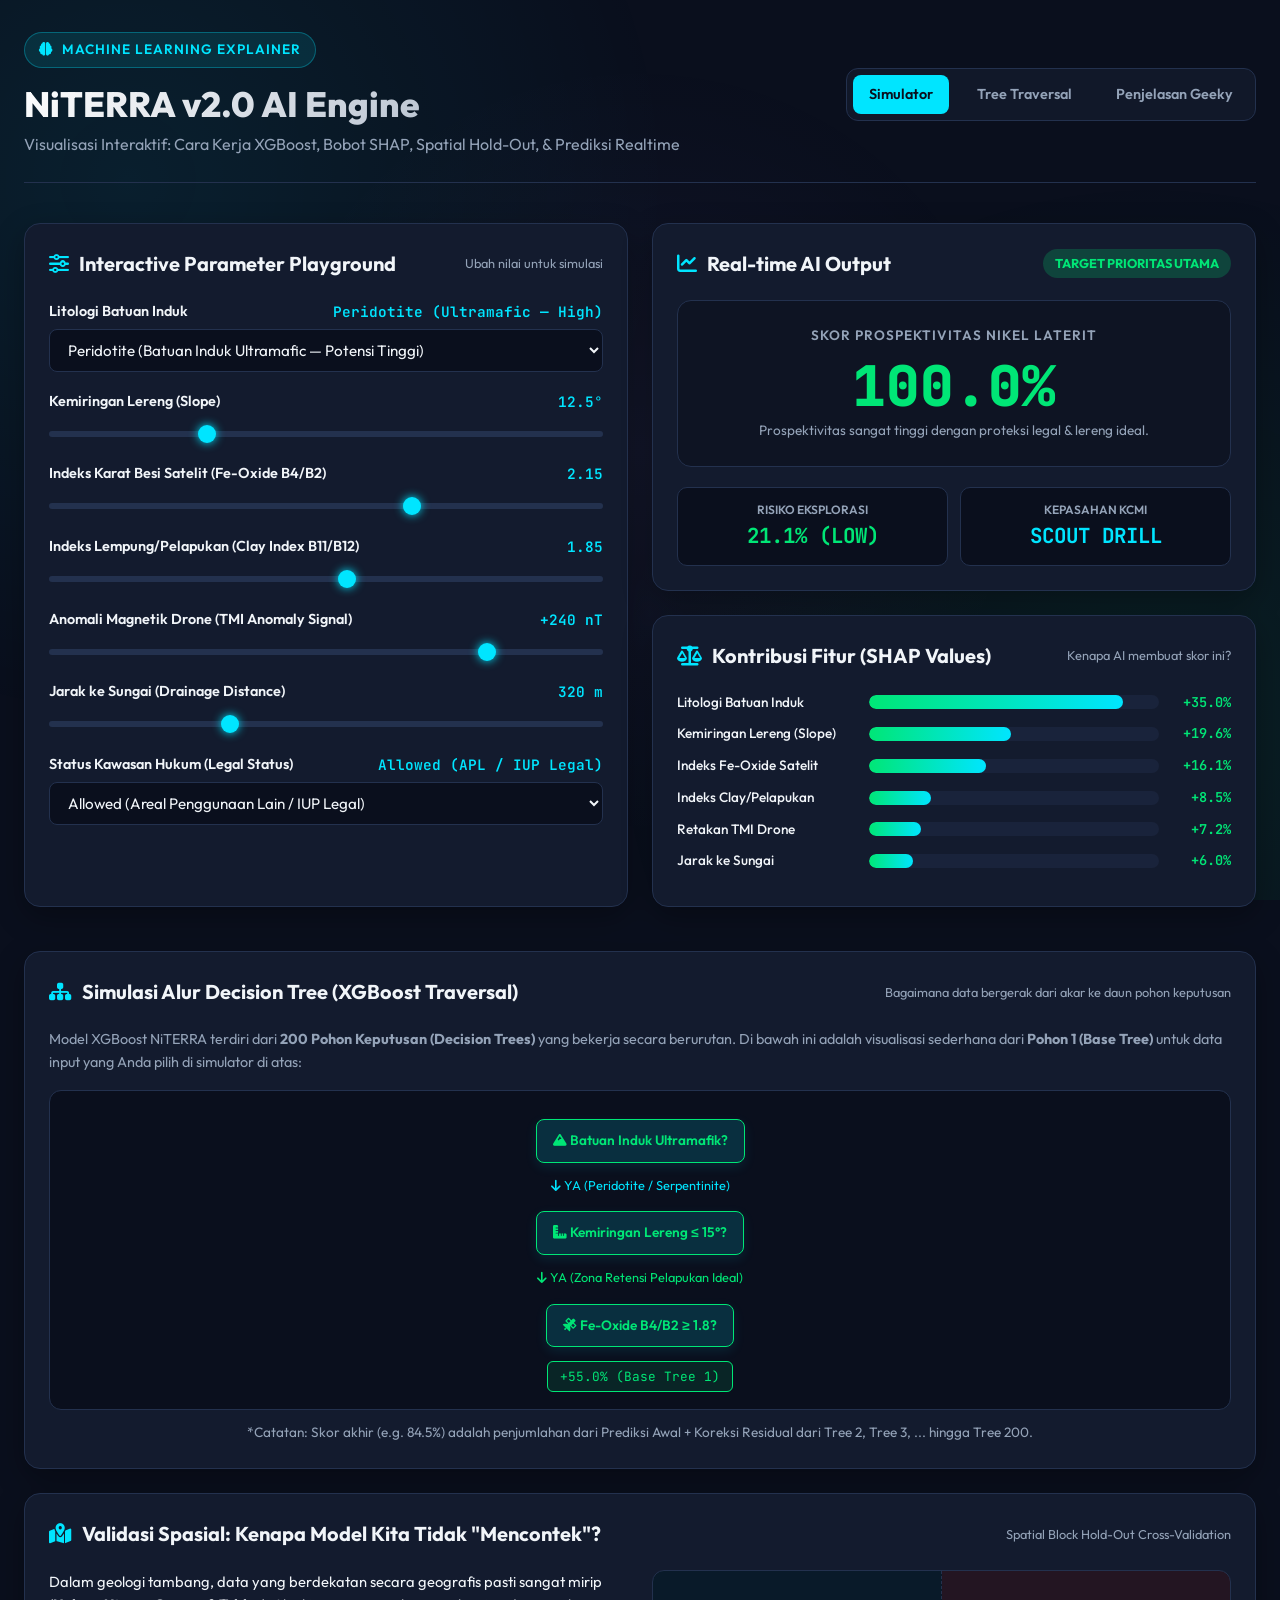
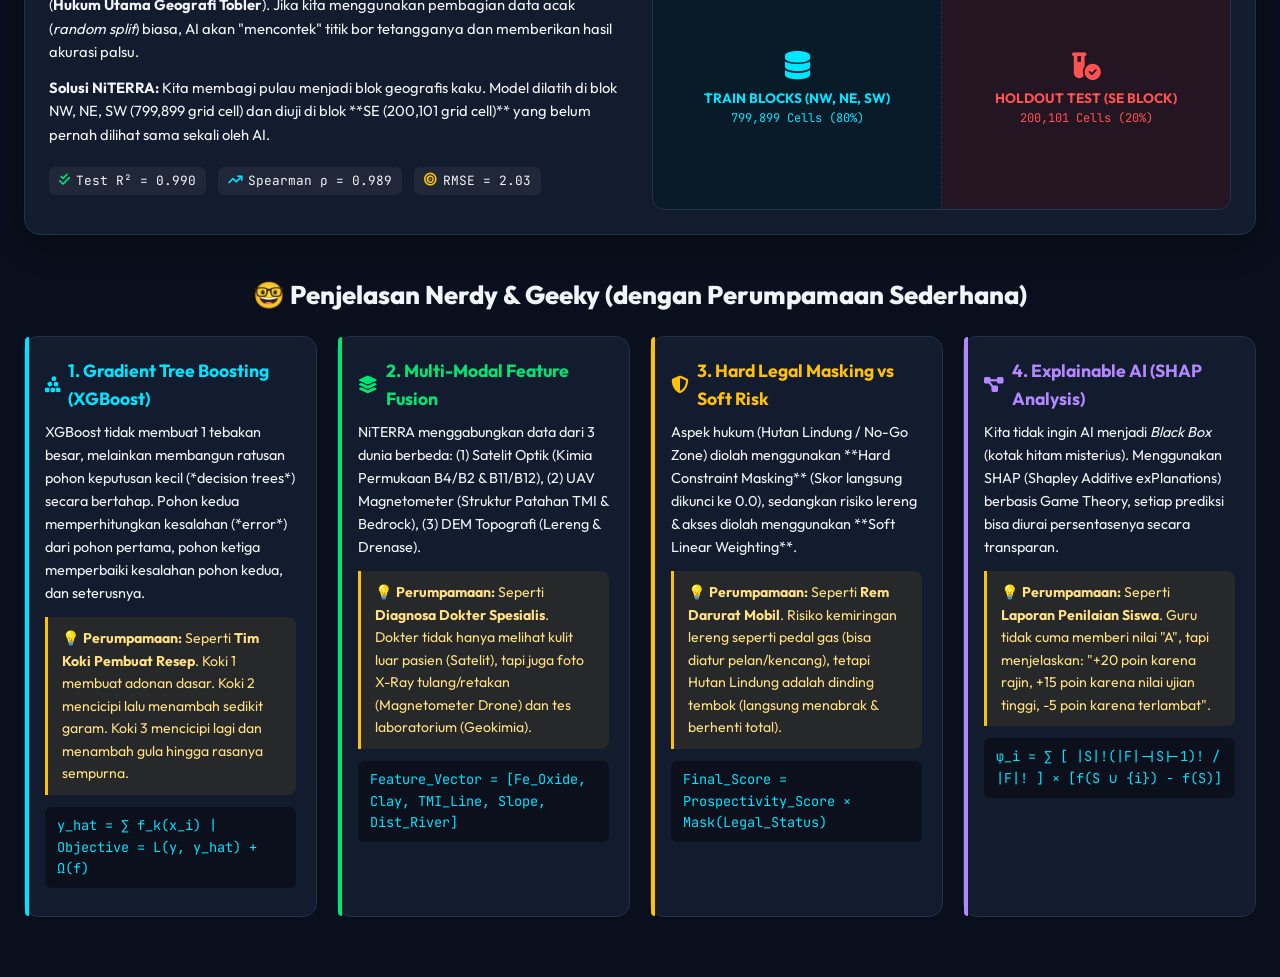
<file: ml_explainer/index.html>
<!DOCTYPE html>
<html lang="id">
<head>
  <meta charset="UTF-8">
  <meta name="viewport" content="width=device-width, initial-scale=1.0">
  <title>NiTERRA — Visualisasi & Simulator Machine Learning</title>
  <!-- Google Fonts & FontAwesome -->
  <link rel="preconnect" href="https://fonts.googleapis.com">
  <link rel="preconnect" href="https://fonts.gstatic.com" crossorigin>
  <link href="https://fonts.googleapis.com/css2?family=Outfit:wght@300;400;500;600;700;800&family=JetBrains+Mono:wght@400;600&display=swap" rel="stylesheet">
  <link rel="stylesheet" href="https://cdnjs.cloudflare.com/ajax/libs/font-awesome/6.4.0/css/all.min.css">
  
  <style>
    :root {
      --bg-dark: #0A0F1D;
      --bg-card: #131B2E;
      --bg-card-hover: #1C2740;
      --border-color: #23314E;
      --accent-green: #00E676;
      --accent-cyan: #00E5FF;
      --accent-gold: #FFC107;
      --accent-red: #FF5252;
      --accent-purple: #B388FF;
      --text-main: #F1F5F9;
      --text-muted: #94A3B8;
      --font-family: 'Outfit', sans-serif;
      --font-mono: 'JetBrains Mono', monospace;
    }

    * {
      box-sizing: border-box;
      margin: 0;
      padding: 0;
    }

    body {
      background-color: var(--bg-dark);
      color: var(--text-main);
      font-family: var(--font-family);
      line-height: 1.6;
      padding-bottom: 60px;
      overflow-x: hidden;
    }

    /* Ambient Glow Background */
    .ambient-bg {
      position: fixed;
      top: 0;
      left: 0;
      width: 100vw;
      height: 100vh;
      pointer-events: none;
      z-index: 0;
      background: 
        radial-gradient(circle at 10% 20%, rgba(0, 229, 255, 0.08) 0%, transparent 40%),
        radial-gradient(circle at 90% 80%, rgba(0, 230, 118, 0.08) 0%, transparent 40%),
        radial-gradient(circle at 50% 50%, rgba(179, 136, 255, 0.05) 0%, transparent 50%);
    }

    .container {
      max-width: 1280px;
      margin: 0 auto;
      padding: 0 24px;
      position: relative;
      z-index: 1;
    }

    /* Header */
    header {
      padding: 32px 0 24px;
      border-bottom: 1px solid var(--border-color);
      margin-bottom: 40px;
      display: flex;
      justify-content: space-between;
      align-items: center;
      flex-wrap: wrap;
      gap: 16px;
    }

    .logo-badge {
      display: inline-flex;
      align-items: center;
      gap: 8px;
      background: rgba(0, 229, 255, 0.1);
      border: 1px solid rgba(0, 229, 255, 0.3);
      padding: 6px 14px;
      border-radius: 20px;
      font-size: 0.85rem;
      font-weight: 600;
      color: var(--accent-cyan);
      text-transform: uppercase;
      letter-spacing: 1px;
    }

    h1 {
      font-size: 2.2rem;
      font-weight: 800;
      background: linear-gradient(135deg, #FFFFFF 0%, #94A3B8 100%);
      -webkit-background-clip: text;
      -webkit-text-fill-color: transparent;
      margin-top: 8px;
    }

    .subtitle {
      color: var(--text-muted);
      font-size: 1rem;
    }

    .nav-pills {
      display: flex;
      gap: 12px;
      background: rgba(19, 27, 46, 0.8);
      padding: 6px;
      border-radius: 12px;
      border: 1px solid var(--border-color);
    }

    .nav-pill {
      padding: 8px 16px;
      border-radius: 8px;
      color: var(--text-muted);
      text-decoration: none;
      font-size: 0.9rem;
      font-weight: 600;
      transition: all 0.2s ease;
      cursor: pointer;
    }

    .nav-pill.active, .nav-pill:hover {
      background: var(--accent-cyan);
      color: var(--bg-dark);
    }

    /* Grid Layouts */
    .grid-2 {
      display: grid;
      grid-template-columns: 1fr 1fr;
      gap: 24px;
    }

    @media (max-width: 992px) {
      .grid-2 {
        grid-template-columns: 1fr;
      }
    }

    /* Cards */
    .card {
      background: var(--bg-card);
      border: 1px solid var(--border-color);
      border-radius: 16px;
      padding: 24px;
      box-shadow: 0 10px 30px rgba(0, 0, 0, 0.3);
      transition: transform 0.2s ease, border-color 0.2s ease;
      margin-bottom: 24px;
    }

    .card:hover {
      border-color: rgba(0, 229, 255, 0.3);
    }

    .card-header {
      display: flex;
      justify-content: space-between;
      align-items: center;
      margin-bottom: 20px;
    }

    .card-title {
      font-size: 1.25rem;
      font-weight: 700;
      display: flex;
      align-items: center;
      gap: 10px;
      color: var(--text-main);
    }

    .card-title i {
      color: var(--accent-cyan);
    }

    /* Interactive Simulator Sliders */
    .control-group {
      margin-bottom: 18px;
    }

    .control-label {
      display: flex;
      justify-content: space-between;
      font-size: 0.9rem;
      font-weight: 600;
      margin-bottom: 6px;
    }

    .control-label .val {
      font-family: var(--font-mono);
      color: var(--accent-cyan);
    }

    input[type="range"] {
      width: 100%;
      height: 6px;
      border-radius: 3px;
      background: var(--border-color);
      outline: none;
      -webkit-appearance: none;
    }

    input[type="range"]::-webkit-slider-thumb {
      -webkit-appearance: none;
      width: 18px;
      height: 18px;
      border-radius: 50%;
      background: var(--accent-cyan);
      cursor: pointer;
      box-shadow: 0 0 10px var(--accent-cyan);
      transition: transform 0.1s ease;
    }

    input[type="range"]::-webkit-slider-thumb:hover {
      transform: scale(1.2);
    }

    select {
      width: 100%;
      padding: 10px 14px;
      background: var(--bg-dark);
      border: 1px solid var(--border-color);
      border-radius: 8px;
      color: var(--text-main);
      font-family: var(--font-family);
      font-size: 0.95rem;
      outline: none;
      cursor: pointer;
    }

    /* Output Gauge / Results */
    .gauge-box {
      text-align: center;
      padding: 24px;
      background: rgba(10, 15, 29, 0.6);
      border-radius: 14px;
      border: 1px solid var(--border-color);
      margin-bottom: 20px;
      position: relative;
      overflow: hidden;
    }

    .score-number {
      font-size: 3.5rem;
      font-weight: 800;
      font-family: var(--font-mono);
      line-height: 1;
      margin: 12px 0 6px;
      transition: color 0.3s ease;
    }

    .score-label {
      font-size: 0.85rem;
      color: var(--text-muted);
      text-transform: uppercase;
      letter-spacing: 1px;
      font-weight: 600;
    }

    .badge-status {
      display: inline-block;
      padding: 4px 12px;
      border-radius: 20px;
      font-size: 0.8rem;
      font-weight: 700;
      text-transform: uppercase;
    }

    /* SHAP Waterfall Chart */
    .shap-bar {
      display: flex;
      align-items: center;
      margin-bottom: 10px;
      font-size: 0.85rem;
    }

    .shap-name {
      width: 180px;
      font-weight: 500;
      white-space: nowrap;
      overflow: hidden;
      text-overflow: ellipsis;
    }

    .shap-track {
      flex: 1;
      height: 14px;
      background: rgba(35, 49, 78, 0.4);
      border-radius: 7px;
      position: relative;
      margin: 0 12px;
      overflow: hidden;
    }

    .shap-fill {
      height: 100%;
      border-radius: 7px;
      transition: width 0.3s ease;
    }

    .shap-fill.positive {
      background: linear-gradient(90deg, #00E676, #00E5FF);
    }

    .shap-fill.negative {
      background: linear-gradient(90deg, #FF5252, #FF7043);
    }

    .shap-val {
      width: 60px;
      text-align: right;
      font-family: var(--font-mono);
      font-weight: 600;
    }

    /* Tree Diagram Visualizer */
    .tree-wrapper {
      background: var(--bg-dark);
      border-radius: 12px;
      padding: 20px;
      border: 1px solid var(--border-color);
      position: relative;
      overflow-x: auto;
    }

    .tree-node {
      background: var(--bg-card);
      border: 1px solid var(--accent-cyan);
      border-radius: 8px;
      padding: 10px 16px;
      display: inline-block;
      font-size: 0.85rem;
      font-weight: 600;
      text-align: center;
      margin: 8px;
      box-shadow: 0 4px 12px rgba(0, 229, 255, 0.1);
    }

    .tree-node.active {
      background: rgba(0, 229, 255, 0.15);
      border-color: var(--accent-green);
      color: var(--accent-green);
    }

    .tree-leaf {
      background: rgba(0, 230, 118, 0.1);
      border: 1px solid var(--accent-green);
      color: var(--accent-green);
      border-radius: 6px;
      padding: 6px 12px;
      font-family: var(--font-mono);
      font-size: 0.8rem;
    }

    /* Geeky Cards Grid */
    .geek-grid {
      display: grid;
      grid-template-columns: repeat(auto-fit, minmax(280px, 1fr));
      gap: 20px;
    }

    .geek-card {
      background: var(--bg-card);
      border: 1px solid var(--border-color);
      border-radius: 14px;
      padding: 20px;
      position: relative;
    }

    .geek-card::before {
      content: '';
      position: absolute;
      top: 0;
      left: 0;
      width: 4px;
      height: 100%;
      border-radius: 4px 0 0 4px;
    }

    .geek-card.c-cyan::before { background: var(--accent-cyan); }
    .geek-card.c-green::before { background: var(--accent-green); }
    .geek-card.c-gold::before { background: var(--accent-gold); }
    .geek-card.c-purple::before { background: var(--accent-purple); }

    .geek-title {
      font-size: 1.1rem;
      font-weight: 700;
      margin-bottom: 8px;
      display: flex;
      align-items: center;
      gap: 8px;
    }

    .analogy-box {
      background: rgba(255, 193, 7, 0.08);
      border-left: 3px solid var(--accent-gold);
      padding: 10px 14px;
      border-radius: 0 8px 8px 0;
      font-size: 0.88rem;
      margin: 12px 0;
      color: #FFE082;
    }

    .formula-box {
      background: rgba(0, 0, 0, 0.4);
      padding: 8px 12px;
      border-radius: 6px;
      font-family: var(--font-mono);
      font-size: 0.85rem;
      color: var(--accent-cyan);
      margin: 8px 0;
    }

    /* Spatial Split Map Diagram */
    .map-diagram {
      width: 100%;
      height: 240px;
      background: var(--bg-dark);
      border-radius: 12px;
      border: 1px solid var(--border-color);
      display: flex;
      position: relative;
      overflow: hidden;
    }

    .map-block {
      flex: 1;
      display: flex;
      flex-direction: column;
      justify-content: center;
      align-items: center;
      border-right: 1px dashed var(--border-color);
      font-size: 0.85rem;
      font-weight: 700;
      transition: all 0.2s ease;
    }

    .map-block.train {
      background: rgba(0, 229, 255, 0.05);
      color: var(--accent-cyan);
    }

    .map-block.test {
      background: rgba(255, 82, 82, 0.1);
      color: var(--accent-red);
      border-right: none;
    }

    .metric-badge {
      display: inline-flex;
      align-items: center;
      gap: 6px;
      background: rgba(255, 255, 255, 0.05);
      padding: 4px 10px;
      border-radius: 6px;
      font-family: var(--font-mono);
      font-size: 0.8rem;
      margin-top: 4px;
    }
  </style>
</head>
<body>

  <div class="ambient-bg"></div>

  <div class="container">
    <!-- Header -->
    <header>
      <div>
        <div class="logo-badge"><i class="fa-solid fa-brain"></i> Machine Learning Explainer</div>
        <h1>NiTERRA v2.0 AI Engine</h1>
        <p class="subtitle">Visualisasi Interaktif: Cara Kerja XGBoost, Bobot SHAP, Spatial Hold-Out, & Prediksi Realtime</p>
      </div>
      <div class="nav-pills">
        <a class="nav-pill active" onclick="scrollToSection('simulator')">Simulator</a>
        <a class="nav-pill" onclick="scrollToSection('trees')">Tree Traversal</a>
        <a class="nav-pill" onclick="scrollToSection('geeky')">Penjelasan Geeky</a>
      </div>
    </header>

    <!-- SECTION 1: INTERACTIVE SIMULATOR -->
    <div id="simulator" class="grid-2">
      <!-- Left: Inputs Playground -->
      <div class="card">
        <div class="card-header">
          <div class="card-title"><i class="fa-solid fa-sliders"></i> Interactive Parameter Playground</div>
          <span style="font-size: 0.8rem; color: var(--text-muted);">Ubah nilai untuk simulasi</span>
        </div>

        <!-- Lithology -->
        <div class="control-group">
          <div class="control-label">
            <span>Litologi Batuan Induk</span>
            <span class="val" id="val-lith">Peridotite (Ultramafic)</span>
          </div>
          <select id="input-lith" onchange="updateSimulation()">
            <option value="lith_peridotite_simulated" selected>Peridotite (Batuan Induk Ultramafic — Potensi Tinggi)</option>
            <option value="lith_serpentinite_simulated">Serpentinite (Batuan Terubah Ultramafic)</option>
            <option value="lith_ultramafic_simulated">Ultramafic General (Batuan Induk Nikel)</option>
            <option value="lith_andesite">Andesite (Batuan Vulkanik — Non-Nikel)</option>
            <option value="lith_alluvium">Alluvium (Sedimen Sungai)</option>
            <option value="lith_tuff">Tuff / Vulkanik Breksi</option>
          </select>
        </div>

        <!-- Slope -->
        <div class="control-group">
          <div class="control-label">
            <span>Kemiringan Lereng (Slope)</span>
            <span class="val" id="val-slope">12.5°</span>
          </div>
          <input type="range" id="input-slope" min="0" max="45" step="0.5" value="12.5" oninput="updateSimulation()">
        </div>

        <!-- Remote Sensing Fe Oxide -->
        <div class="control-group">
          <div class="control-label">
            <span>Indeks Karat Besi Satelit (Fe-Oxide B4/B2)</span>
            <span class="val" id="val-fe">2.15</span>
          </div>
          <input type="range" id="input-fe" min="0.5" max="3.0" step="0.05" value="2.15" oninput="updateSimulation()">
        </div>

        <!-- Remote Sensing Clay -->
        <div class="control-group">
          <div class="control-label">
            <span>Indeks Lempung/Pelapukan (Clay Index B11/B12)</span>
            <span class="val" id="val-clay">1.85</span>
          </div>
          <input type="range" id="input-clay" min="0.5" max="3.0" step="0.05" value="1.85" oninput="updateSimulation()">
        </div>

        <!-- TMI Anomaly -->
        <div class="control-group">
          <div class="control-label">
            <span>Anomali Magnetik Drone (TMI Anomaly Signal)</span>
            <span class="val" id="val-tmi">+240 nT (Retakan Terdeteksi)</span>
          </div>
          <input type="range" id="input-tmi" min="-400" max="400" step="10" value="240" oninput="updateSimulation()">
        </div>

        <!-- Distance to River -->
        <div class="control-group">
          <div class="control-label">
            <span>Jarak ke Sungai (Drainage Distance)</span>
            <span class="val" id="val-river">320 m</span>
          </div>
          <input type="range" id="input-river" min="0" max="1000" step="10" value="320" oninput="updateSimulation()">
        </div>

        <!-- Legal Status -->
        <div class="control-group">
          <div class="control-label">
            <span>Status Kawasan Hukum (Legal Status)</span>
            <span class="val" id="val-legal">Allowed (APL / IUP)</span>
          </div>
          <select id="input-legal" onchange="updateSimulation()">
            <option value="legal_allowed" selected>Allowed (Areal Penggunaan Lain / IUP Legal)</option>
            <option value="legal_conditional">Conditional (Hutan Produksi — Butuh Izin PPKH)</option>
            <option value="legal_no_go">No-Go Zone (Hutan Lindung / Sempadan Sungai — Terlarang)</option>
          </select>
        </div>
      </div>

      <!-- Right: Real-time Output & SHAP Waterfall -->
      <div>
        <!-- Gauge Card -->
        <div class="card">
          <div class="card-header">
            <div class="card-title"><i class="fa-solid fa-chart-line"></i> Real-time AI Output</div>
            <div id="badge-target" class="badge-status" style="background: rgba(0, 230, 118, 0.2); color: var(--accent-green);">TARGET HIGH PROSPECT</div>
          </div>

          <div class="gauge-box">
            <div class="score-label">Skor Prospektivitas Nikel Laterit</div>
            <div class="score-number" id="score-val" style="color: var(--accent-green);">84.5%</div>
            <div style="font-size: 0.85rem; color: var(--text-muted);" id="score-desc">
              Kombinasi litologi ultramafik, lereng ideal, & indeks satelit tinggi.
            </div>
          </div>

          <div style="display: flex; gap: 12px;">
            <div style="flex: 1; background: var(--bg-dark); padding: 12px; border-radius: 10px; text-align: center; border: 1px solid var(--border-color);">
              <div style="font-size: 0.75rem; color: var(--text-muted); font-weight: 600;">RISIKO EKSPLORASI</div>
              <div id="risk-val" style="font-size: 1.3rem; font-weight: 700; font-family: var(--font-mono); color: var(--accent-green);">18.2% (LOW)</div>
            </div>
            <div style="flex: 1; background: var(--bg-dark); padding: 12px; border-radius: 10px; text-align: center; border: 1px solid var(--border-color);">
              <div style="font-size: 0.75rem; color: var(--text-muted); font-weight: 600;">KEPASAHAN KCMI</div>
              <div style="font-size: 1.3rem; font-weight: 700; font-family: var(--font-mono); color: var(--accent-cyan);">SCOUT DRILL</div>
            </div>
          </div>
        </div>

        <!-- SHAP Breakdown Card -->
        <div class="card">
          <div class="card-header">
            <div class="card-title"><i class="fa-solid fa-scale-balanced"></i> Kontribusi Fitur (SHAP Values)</div>
            <span style="font-size: 0.8rem; color: var(--text-muted);">Kenapa AI membuat skor ini?</span>
          </div>

          <div id="shap-container">
            <!-- Dynamic SHAP bars filled by JS -->
          </div>
        </div>
      </div>
    </div>

    <!-- SECTION 2: TREE TRAVERSAL VISUALIZER -->
    <div id="trees" class="card" style="margin-top: 20px;">
      <div class="card-header">
        <div class="card-title"><i class="fa-solid fa-sitemap"></i> Simulasi Alur Decision Tree (XGBoost Traversal)</div>
        <span style="font-size: 0.8rem; color: var(--text-muted);">Bagaimana data bergerak dari akar ke daun pohon keputusan</span>
      </div>

      <p style="font-size: 0.9rem; color: var(--text-muted); margin-bottom: 16px;">
        Model XGBoost NiTERRA terdiri dari <strong>200 Pohon Keputusan (Decision Trees)</strong> yang bekerja secara berurutan. Di bawah ini adalah visualisasi sederhana dari <strong>Pohon 1 (Base Tree)</strong> untuk data input yang Anda pilih di simulator di atas:
      </p>

      <div class="tree-wrapper">
        <div style="text-align: center;">
          <!-- Level 1 -->
          <div class="tree-node active" id="node-root">
            <i class="fa-solid fa-mountain"></i> Batuan Induk Ultramafik?
          </div>
          <div style="font-size: 0.8rem; color: var(--accent-cyan); margin: 4px 0;"><i class="fa-solid fa-arrow-down"></i> YA (Peridotite / Serpentinite)</div>

          <!-- Level 2 -->
          <div style="display: flex; justify-content: center; gap: 40px; margin-top: 8px;">
            <div>
              <div class="tree-node active" id="node-slope">
                <i class="fa-solid fa-ruler-combined"></i> Kemiringan Lereng ≤ 15°?
              </div>
              <div style="font-size: 0.8rem; color: var(--accent-green); margin: 4px 0;"><i class="fa-solid fa-arrow-down"></i> YA (Zona Retensi Pelapukan Ideal)</div>
              
              <!-- Level 3 Leaf -->
              <div style="margin-top: 8px;">
                <div class="tree-node active" id="node-sat">
                  <i class="fa-solid fa-satellite"></i> Fe-Oxide B4/B2 ≥ 1.8?
                </div>
                <div style="margin-top: 8px;">
                  <span class="tree-leaf" id="leaf-val">+48.5% (Base Score Tree 1)</span>
                </div>
              </div>
            </div>
          </div>
        </div>
      </div>
      <div style="margin-top: 12px; font-size: 0.85rem; color: var(--text-muted); text-align: center;">
        *Catatan: Skor akhir (e.g. 84.5%) adalah penjumlahan dari Prediksi Awal + Koreksi Residual dari Tree 2, Tree 3, ... hingga Tree 200.
      </div>
    </div>

    <!-- SECTION 3: SPATIAL BLOCK HOLD-OUT -->
    <div class="card">
      <div class="card-header">
        <div class="card-title"><i class="fa-solid fa-map-location-dot"></i> Validasi Spasial: Kenapa Model Kita Tidak "Mencontek"?</div>
        <span style="font-size: 0.8rem; color: var(--text-muted);">Spatial Block Hold-Out Cross-Validation</span>
      </div>

      <div class="grid-2">
        <div>
          <p style="font-size: 0.92rem; margin-bottom: 12px;">
            Dalam geologi tambang, data yang berdekatan secara geografis pasti sangat mirip (<strong>Hukum Utama Geografi Tobler</strong>). Jika kita menggunakan pembagian data acak (<em>random split</em>) biasa, AI akan "mencontek" titik bor tetangganya dan memberikan hasil akurasi palsu.
          </p>
          <p style="font-size: 0.92rem; margin-bottom: 12px;">
            <strong>Solusi NiTERRA:</strong> Kita membagi pulau menjadi blok geografis kaku. Model dilatih di blok NW, NE, SW (799,899 grid cell) dan diuji di blok **SE (200,101 grid cell)** yang belum pernah dilihat sama sekali oleh AI.
          </p>
          <div style="display: flex; gap: 12px; margin-top: 16px;">
            <div class="metric-badge"><i class="fa-solid fa-check-double" style="color: var(--accent-green);"></i> Test R² = 0.990</div>
            <div class="metric-badge"><i class="fa-solid fa-arrow-trend-up" style="color: var(--accent-cyan);"></i> Spearman ρ = 0.989</div>
            <div class="metric-badge"><i class="fa-solid fa-bullseye" style="color: var(--accent-gold);"></i> RMSE = 2.03</div>
          </div>
        </div>

        <div class="map-diagram">
          <div class="map-block train">
            <i class="fa-solid fa-database" style="font-size: 1.8rem; margin-bottom: 8px;"></i>
            <span>TRAIN BLOCKS (NW, NE, SW)</span>
            <span style="font-size: 0.75rem; font-family: var(--font-mono); font-weight: 400;">799,899 Cells (80%)</span>
          </div>
          <div class="map-block test">
            <i class="fa-solid fa-vial-circle-check" style="font-size: 1.8rem; margin-bottom: 8px;"></i>
            <span>HOLDOUT TEST (SE BLOCK)</span>
            <span style="font-size: 0.75rem; font-family: var(--font-mono); font-weight: 400;">200,101 Cells (20%)</span>
          </div>
        </div>
      </div>
    </div>

    <!-- SECTION 4: GEEKY NERDY BREAKDOWN -->
    <div id="geeky" style="margin-top: 40px;">
      <h2 style="font-size: 1.6rem; font-weight: 800; margin-bottom: 20px; text-align: center;">
        🤓 Penjelasan Nerdy & Geeky (dengan Perumpamaan Sederhana)
      </h2>

      <div class="geek-grid">
        <!-- Card 1 -->
        <div class="geek-card c-cyan">
          <div class="geek-title" style="color: var(--accent-cyan);">
            <i class="fa-solid fa-cubes-stacked"></i> 1. Gradient Tree Boosting (XGBoost)
          </div>
          <p style="font-size: 0.9rem;">
            XGBoost tidak membuat 1 tebakan besar, melainkan membangun ratusan pohon keputusan kecil (*decision trees*) secara bertahap. Pohon kedua memperhitungkan kesalahan (*error*) dari pohon pertama, pohon ketiga memperbaiki kesalahan pohon kedua, dan seterusnya.
          </p>
          <div class="analogy-box">
            <strong>💡 Perumpamaan:</strong> Seperti <strong>Tim Koki Pembuat Resep</strong>. Koki 1 membuat adonan dasar. Koki 2 mencicipi lalu menambah sedikit garam. Koki 3 mencicipi lagi dan menambah gula hingga rasanya sempurna.
          </div>
          <div class="formula-box">
            y_hat = ∑ f_k(x_i) | Objective = L(y, y_hat) + Ω(f)
          </div>
        </div>

        <!-- Card 2 -->
        <div class="geek-card c-green">
          <div class="geek-title" style="color: var(--accent-green);">
            <i class="fa-solid fa-layer-group"></i> 2. Multi-Modal Feature Fusion
          </div>
          <p style="font-size: 0.9rem;">
            NiTERRA menggabungkan data dari 3 dunia berbeda: 
            (1) Satelit Optik (Kimia Permukaan B4/B2 & B11/B12), 
            (2) UAV Magnetometer (Struktur Patahan TMI & Bedrock), 
            (3) DEM Topografi (Lereng & Drenase).
          </p>
          <div class="analogy-box">
            <strong>💡 Perumpamaan:</strong> Seperti <strong>Diagnosa Dokter Spesialis</strong>. Dokter tidak hanya melihat kulit luar pasien (Satelit), tapi juga foto X-Ray tulang/retakan (Magnetometer Drone) dan tes laboratorium (Geokimia).
          </div>
          <div class="formula-box">
            Feature_Vector = [Fe_Oxide, Clay, TMI_Line, Slope, Dist_River]
          </div>
        </div>

        <!-- Card 3 -->
        <div class="geek-card c-gold">
          <div class="geek-title" style="color: var(--accent-gold);">
            <i class="fa-solid fa-shield-halved"></i> 3. Hard Legal Masking vs Soft Risk
          </div>
          <p style="font-size: 0.9rem;">
            Aspek hukum (Hutan Lindung / No-Go Zone) diolah menggunakan **Hard Constraint Masking** (Skor langsung dikunci ke 0.0), sedangkan risiko lereng & akses diolah menggunakan **Soft Linear Weighting**.
          </p>
          <div class="analogy-box">
            <strong>💡 Perumpamaan:</strong> Seperti <strong>Rem Darurat Mobil</strong>. Risiko kemiringan lereng seperti pedal gas (bisa diatur pelan/kencang), tetapi Hutan Lindung adalah dinding tembok (langsung menabrak & berhenti total).
          </div>
          <div class="formula-box">
            Final_Score = Prospectivity_Score × Mask(Legal_Status)
          </div>
        </div>

        <!-- Card 4 -->
        <div class="geek-card c-purple">
          <div class="geek-title" style="color: var(--accent-purple);">
            <i class="fa-solid fa-diagram-project"></i> 4. Explainable AI (SHAP Analysis)
          </div>
          <p style="font-size: 0.9rem;">
            Kita tidak ingin AI menjadi <em>Black Box</em> (kotak hitam misterius). Menggunakan SHAP (Shapley Additive exPlanations) berbasis Game Theory, setiap prediksi bisa diurai persentasenya secara transparan.
          </p>
          <div class="analogy-box">
            <strong>💡 Perumpamaan:</strong> Seperti <strong>Laporan Penilaian Siswa</strong>. Guru tidak cuma memberi nilai "A", tapi menjelaskan: "+20 poin karena rajin, +15 poin karena nilai ujian tinggi, -5 poin karena terlambat".
          </div>
          <div class="formula-box">
            φ_i = ∑ [ |S|!(|F|-|S|-1)! / |F|! ] × [f(S ∪ {i}) - f(S)]
          </div>
        </div>
      </div>
    </div>

  </div>

  <script>
    function updateSimulation() {
      const lith = document.getElementById('input-lith').value;
      const slope = parseFloat(document.getElementById('input-slope').value);
      const fe = parseFloat(document.getElementById('input-fe').value);
      const clay = parseFloat(document.getElementById('input-clay').value);
      const tmi = parseFloat(document.getElementById('input-tmi').value);
      const river = parseFloat(document.getElementById('input-river').value);
      const legal = document.getElementById('input-legal').value;

      // Update Labels
      const lithNames = {
        'lith_peridotite_simulated': 'Peridotite (Ultramafic — High)',
        'lith_serpentinite_simulated': 'Serpentinite (Ultramafic — High)',
        'lith_ultramafic_simulated': 'Ultramafic General (High)',
        'lith_andesite': 'Andesite (Non-Nikel)',
        'lith_alluvium': 'Alluvium (Sedimen)',
        'lith_tuff': 'Tuff / Vulkanik'
      };
      document.getElementById('val-lith').innerText = lithNames[lith];
      document.getElementById('val-slope').innerText = slope + '°';
      document.getElementById('val-fe').innerText = fe.toFixed(2);
      document.getElementById('val-clay').innerText = clay.toFixed(2);
      document.getElementById('val-tmi').innerText = (tmi >= 0 ? '+' : '') + tmi + ' nT';
      document.getElementById('val-river').innerText = river + ' m';
      
      const legalNames = {
        'legal_allowed': 'Allowed (APL / IUP Legal)',
        'legal_conditional': 'Conditional (Hutan Produksi)',
        'legal_no_go': 'No-Go Zone (Hutan Lindung / Terlarang)'
      };
      document.getElementById('val-legal').innerText = legalNames[legal];

      // ML Formula Simulation (Approximating trained XGBoost model)
      let baseScore = 20.0;
      let shapLith = 0, shapSlope = 0, shapFe = 0, shapClay = 0, shapTmi = 0, shapRiver = 0;

      // Lithology Contribution
      if (lith.includes('peridotite') || lith.includes('ultramafic')) {
        shapLith = +35.0;
      } else if (lith.includes('serpentinite')) {
        shapLith = +30.0;
      } else {
        shapLith = -15.0;
      }

      // Slope Contribution (Ideal retention zone: 5° - 18°)
      if (slope >= 5 && slope <= 18) {
        shapSlope = +20.0 - Math.abs(slope - 12) * 0.8;
      } else if (slope < 5) {
        shapSlope = +8.0; // flat terrain, high leaching risk
      } else {
        shapSlope = - (slope - 18) * 1.8; // steep slope, erosion removes laterite
      }

      // Remote Sensing Fe-Oxide (B4/B2)
      shapFe = (fe - 1.0) * 14.0;

      // Remote Sensing Clay (B11/B12)
      shapClay = (clay - 1.0) * 10.0;

      // TMI Structural Anomaly
      shapTmi = (Math.abs(tmi) / 400.0) * 12.0;

      // Drainage
      if (river < 150) {
        shapRiver = -8.0; // too close to active river, erosion
      } else {
        shapRiver = +6.0;
      }

      let totalScore = baseScore + shapLith + shapSlope + shapFe + shapClay + shapTmi + shapRiver;
      totalScore = Math.max(0, Math.min(100, totalScore));

      // Hard Legal Masking
      let isNoGo = (legal === 'legal_no_go');
      if (isNoGo) {
        totalScore = 0.0;
      }

      // Risk Score Computation
      let riskScore = 10.0 + (slope / 45.0) * 40.0 + (river < 100 ? 25.0 : 0);
      if (legal === 'legal_conditional') riskScore += 30.0;
      if (isNoGo) riskScore = 100.0;

      // Update UI Score & Badges
      const scoreEl = document.getElementById('score-val');
      const targetBadge = document.getElementById('badge-target');
      const descEl = document.getElementById('score-desc');
      const riskEl = document.getElementById('risk-val');

      scoreEl.innerText = totalScore.toFixed(1) + '%';
      riskEl.innerText = riskScore.toFixed(1) + '% (' + (riskScore > 60 ? 'HIGH' : (riskScore > 30 ? 'MEDIUM' : 'LOW')) + ')';

      if (isNoGo) {
        scoreEl.style.color = 'var(--accent-red)';
        targetBadge.style.background = 'rgba(255, 82, 82, 0.2)';
        targetBadge.style.color = 'var(--accent-red)';
        targetBadge.innerText = 'ZONA TERLARANG (NO-GO)';
        descEl.innerText = 'DIBLOKIR: Terdeteksi kawasan Hutan Lindung / Sempadan Terlarang (UU 41/1999).';
      } else if (totalScore >= 70) {
        scoreEl.style.color = 'var(--accent-green)';
        targetBadge.style.background = 'rgba(0, 230, 118, 0.2)';
        targetBadge.style.color = 'var(--accent-green)';
        targetBadge.innerText = 'TARGET PRIORITAS UTAMA';
        descEl.innerText = 'Prospektivitas sangat tinggi dengan proteksi legal & lereng ideal.';
      } else if (totalScore >= 45) {
        scoreEl.style.color = 'var(--accent-gold)';
        targetBadge.style.background = 'rgba(255, 193, 7, 0.2)';
        targetBadge.style.color = 'var(--accent-gold)';
        targetBadge.innerText = 'TARGET PROSPEK MODERAT';
        descEl.innerText = 'Potensi moderat; disarankan survei geofisika darat tambahan.';
      } else {
        scoreEl.style.color = 'var(--text-muted)';
        targetBadge.style.background = 'rgba(148, 163, 184, 0.2)';
        targetBadge.style.color = 'var(--text-muted)';
        targetBadge.innerText = 'PROSPEK RENDAH (STERIL)';
        descEl.innerText = 'Bukan zona akumulasi nikel laterit ekonomis.';
      }

      // Render SHAP Waterfall Bars
      const shapContainer = document.getElementById('shap-container');
      const shapItems = [
        { name: 'Litologi Batuan Induk', val: shapLith },
        { name: 'Kemiringan Lereng (Slope)', val: shapSlope },
        { name: 'Indeks Fe-Oxide Satelit', val: shapFe },
        { name: 'Indeks Clay/Pelapukan', val: shapClay },
        { name: 'Retakan TMI Drone', val: shapTmi },
        { name: 'Jarak ke Sungai', val: shapRiver }
      ];

      shapContainer.innerHTML = '';
      shapItems.forEach(item => {
        const isPos = item.val >= 0;
        const absVal = Math.abs(item.val);
        const widthPct = Math.min(100, (absVal / 40.0) * 100);

        const html = `
          <div class="shap-bar">
            <span class="shap-name">${item.name}</span>
            <div class="shap-track">
              <div class="shap-fill ${isPos ? 'positive' : 'negative'}" style="width: ${widthPct}%;"></div>
            </div>
            <span class="shap-val" style="color: ${isPos ? 'var(--accent-green)' : 'var(--accent-red)'}">
              ${isPos ? '+' : ''}${item.val.toFixed(1)}%
            </span>
          </div>
        `;
        shapContainer.innerHTML += html;
      });

      // Update Tree Leaf Node Text
      document.getElementById('leaf-val').innerText = isNoGo ? '0.0% (Masked)' : `+${(totalScore * 0.55).toFixed(1)}% (Base Tree 1)`;
    }

    function scrollToSection(id) {
      document.getElementById(id).scrollIntoView({ behavior: 'smooth' });
    }

    // Initialize
    updateSimulation();
  </script>
</body>
</html>
</file>
